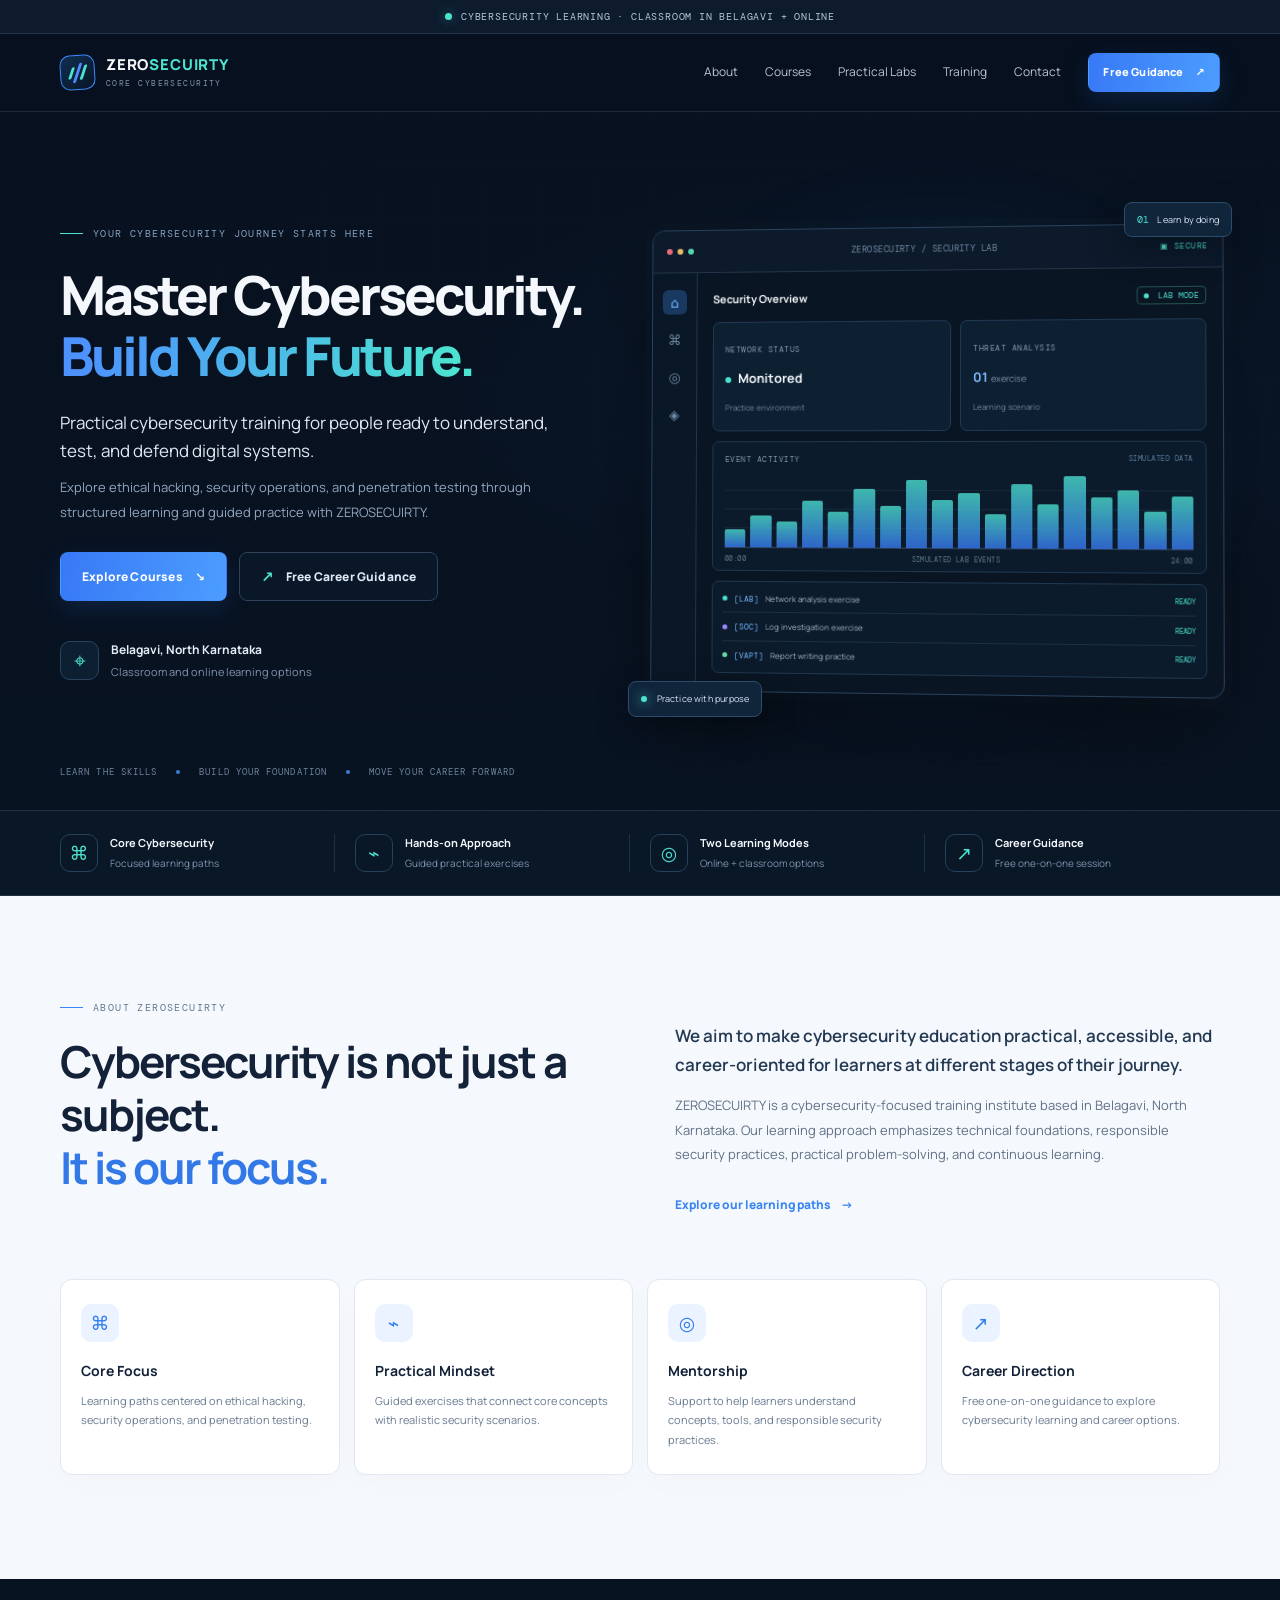
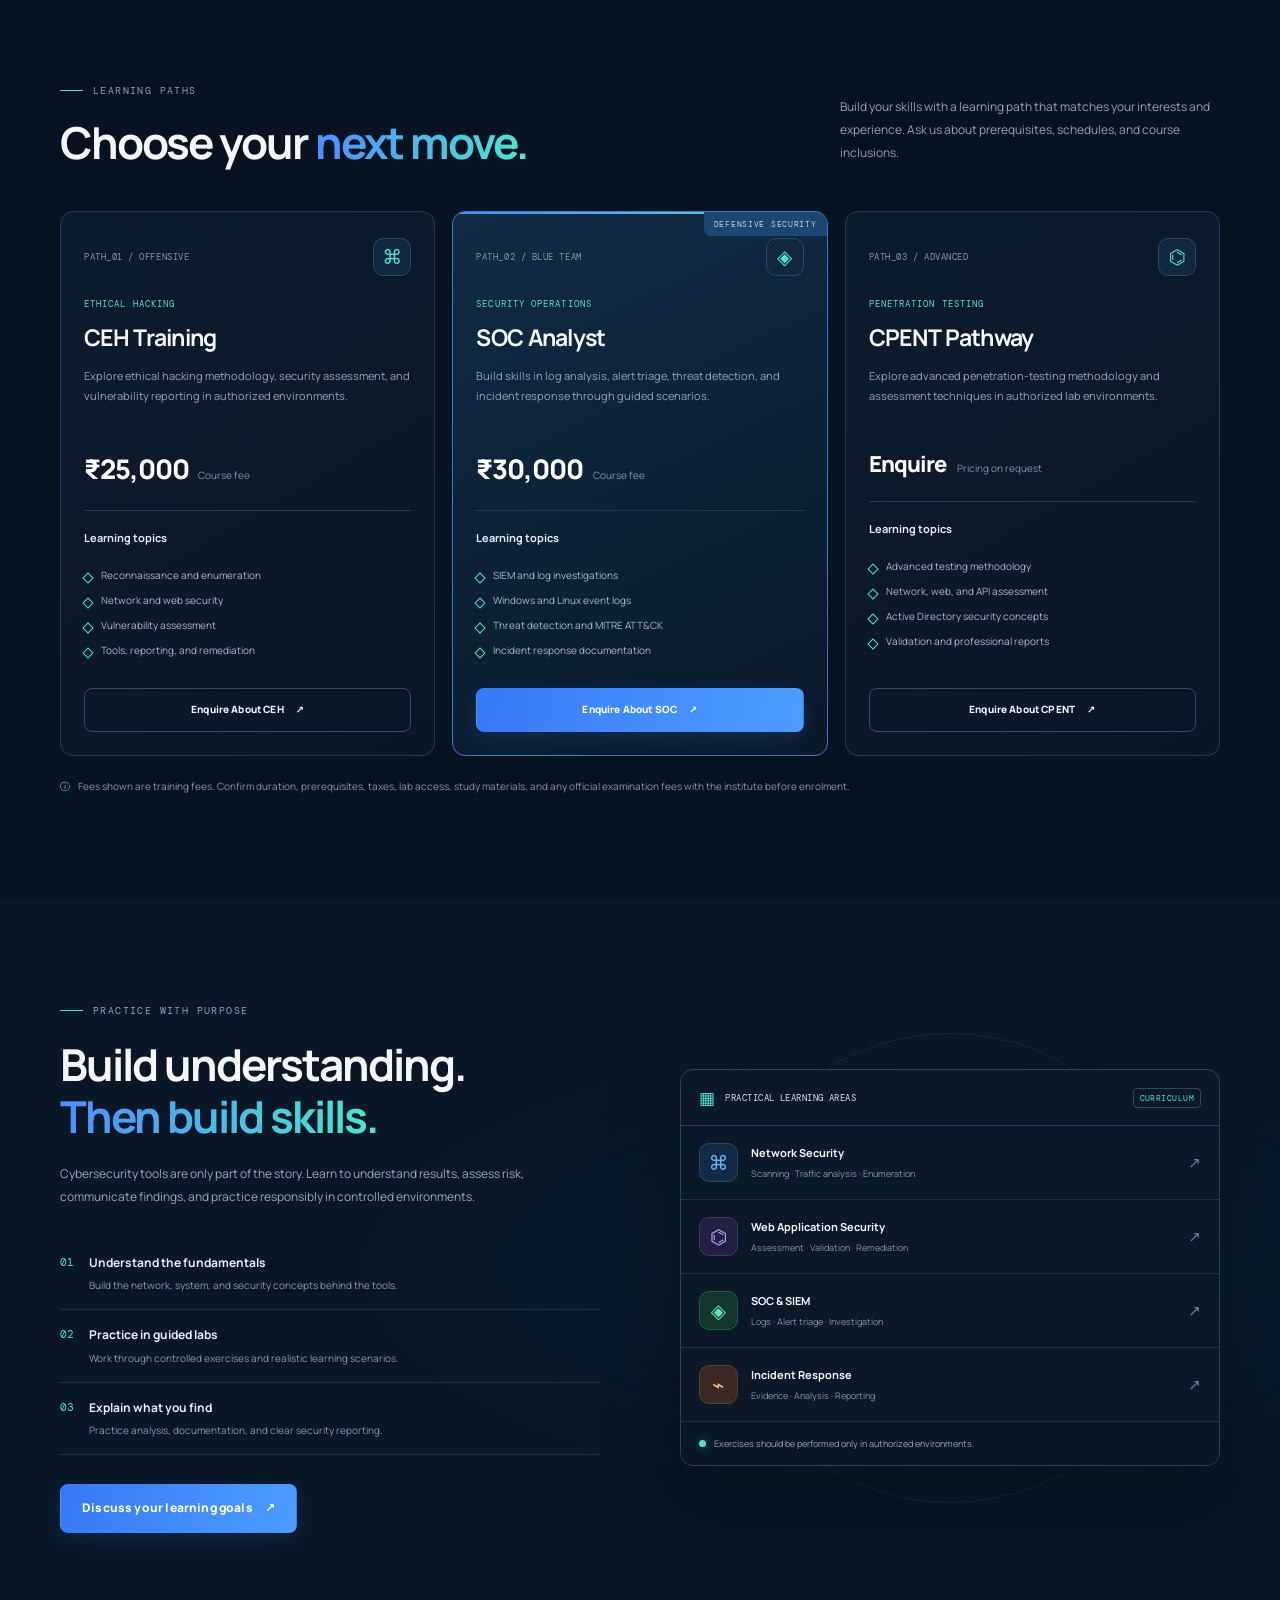
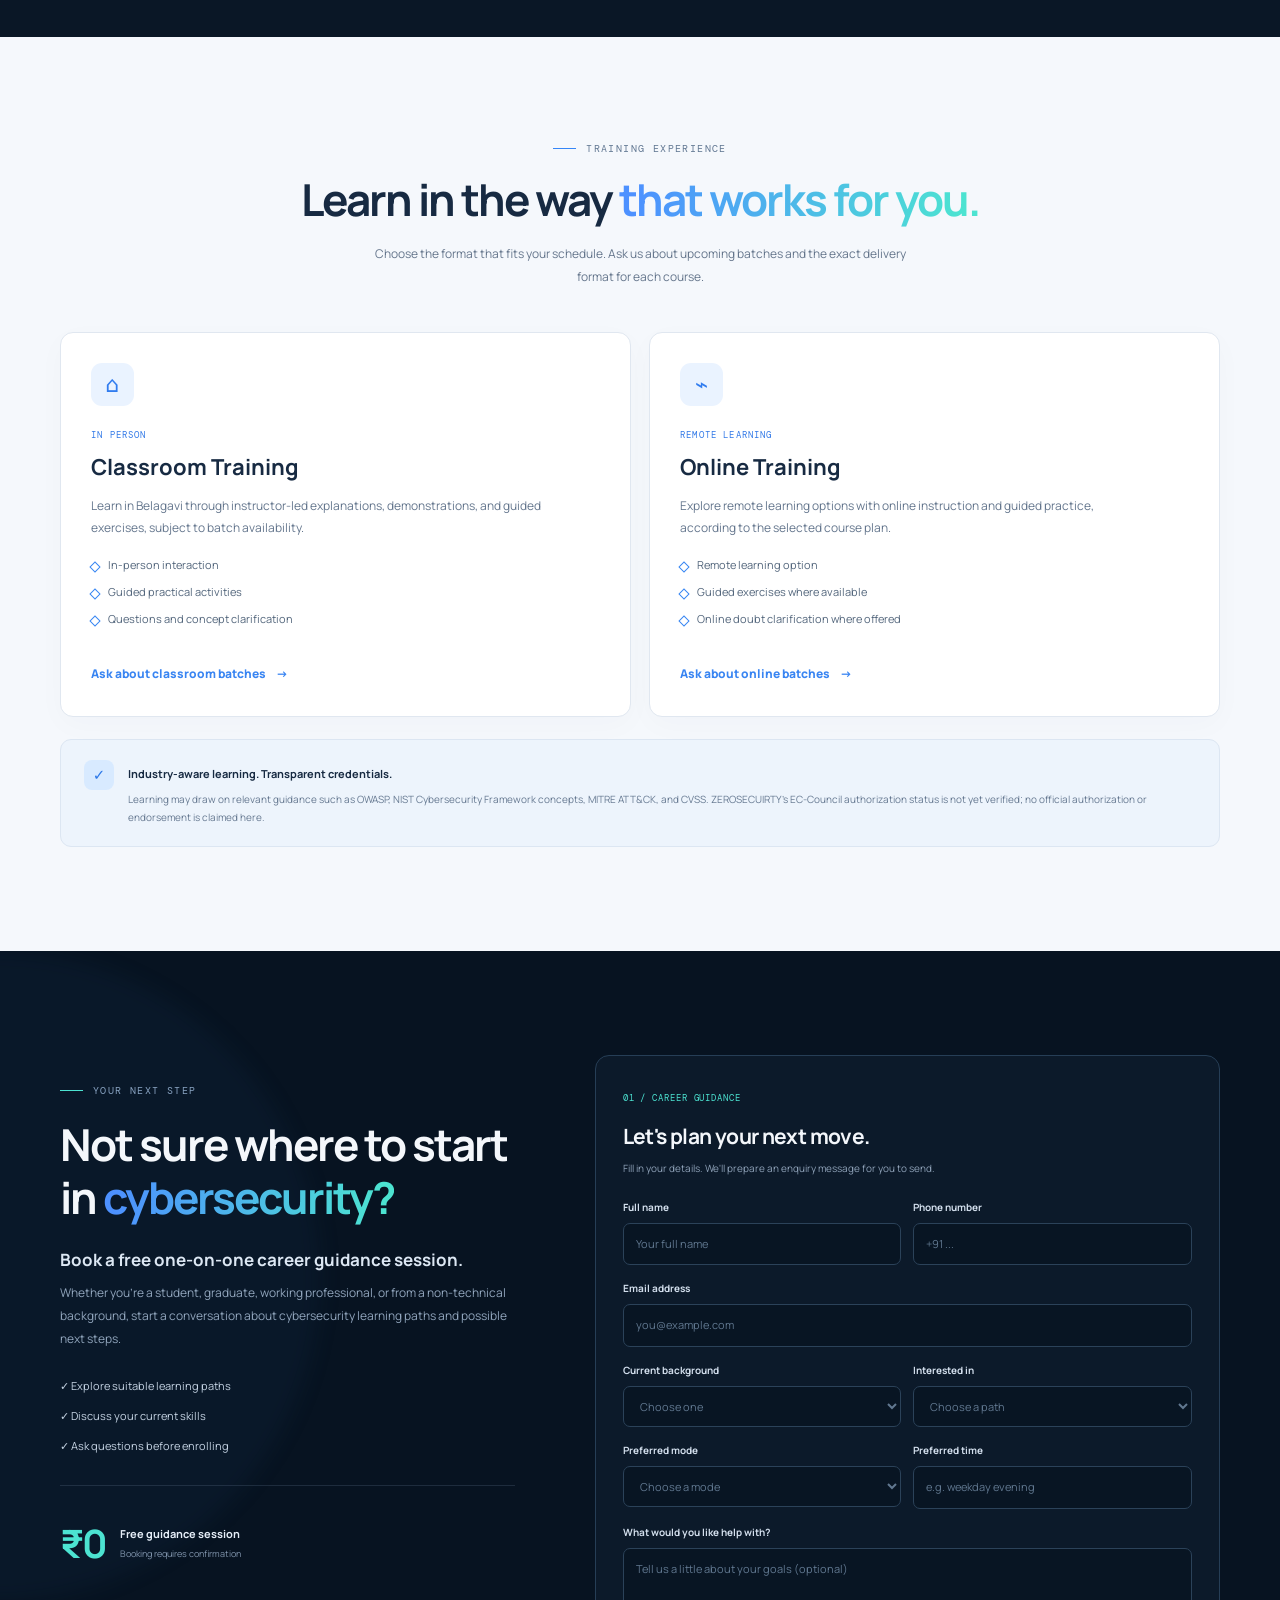
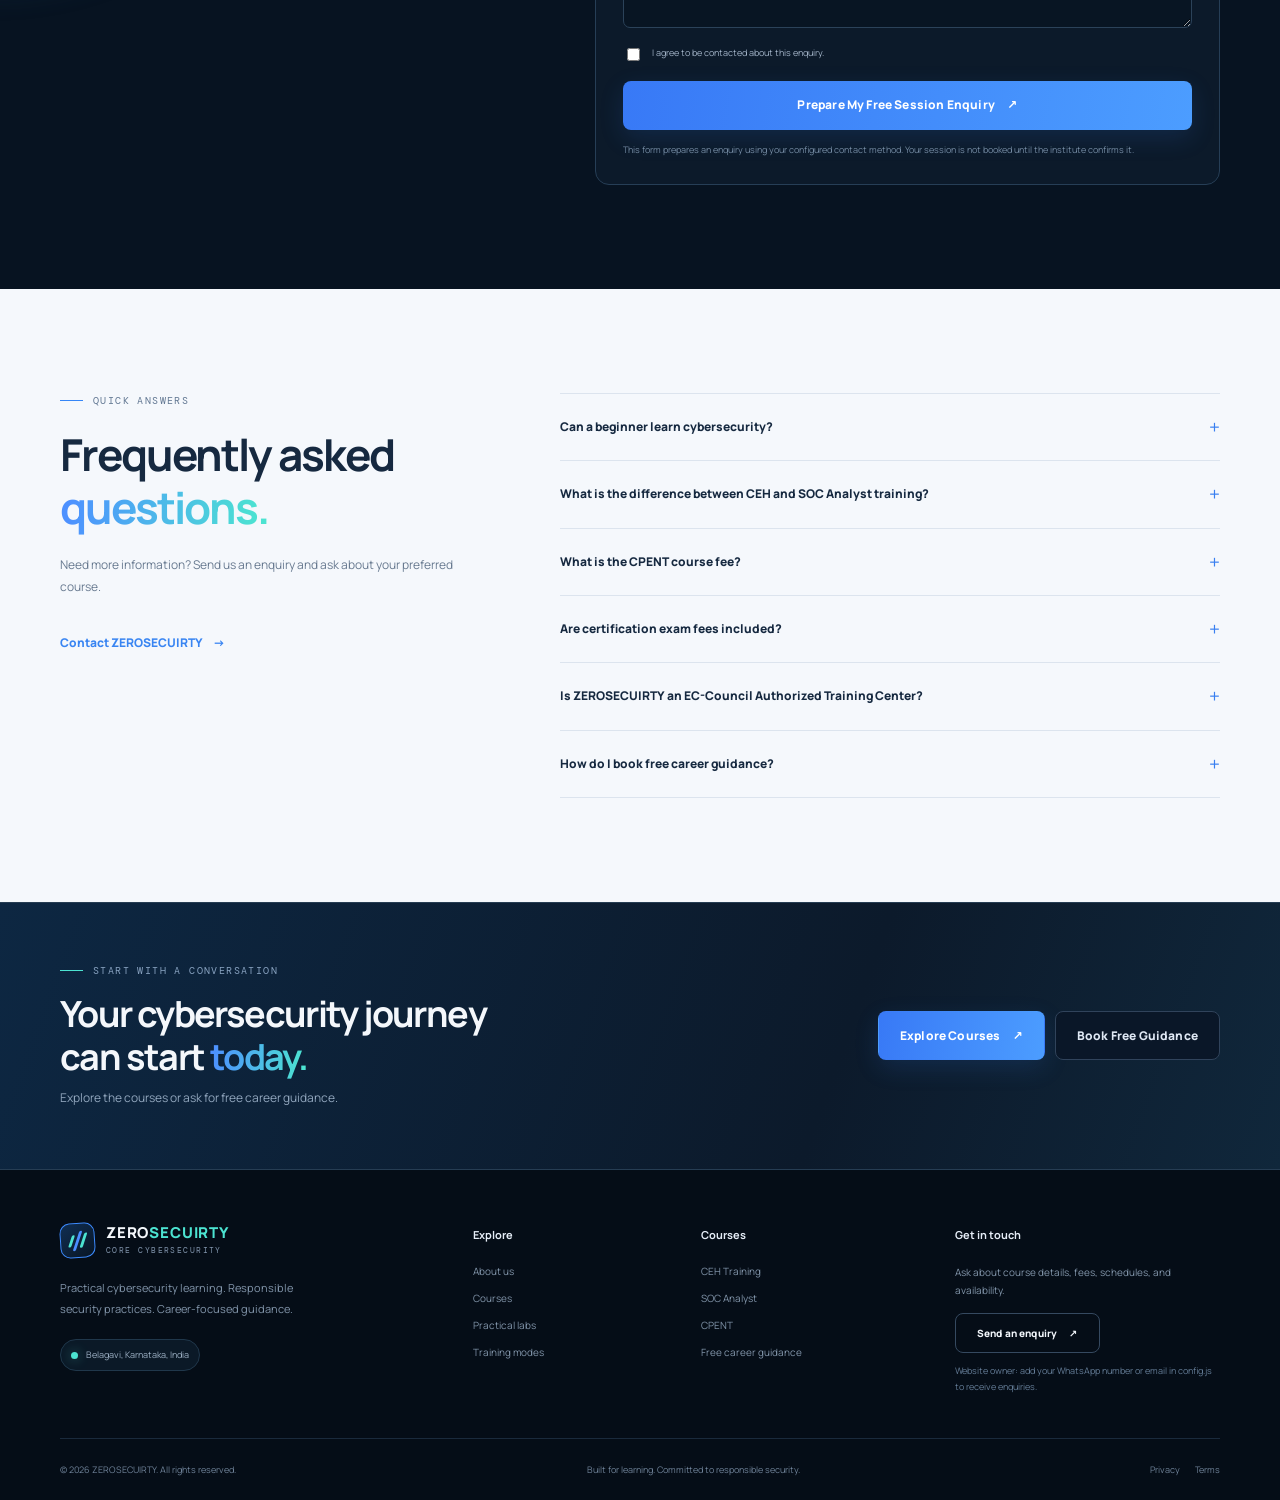
<file: index.html>
<!doctype html>
<html lang="en">
<head>
  <meta charset="utf-8">
  <meta name="viewport" content="width=device-width, initial-scale=1">
  <meta name="theme-color" content="#07111f">
  <meta name="description" content="ZEROSECUIRTY offers practical cybersecurity training in Belagavi, including CEH, SOC Analyst, and CPENT learning pathways. Explore online and classroom training and book free career guidance.">
  <meta property="og:title" content="ZEROSECUIRTY | Master Cybersecurity. Build Your Future.">
  <meta property="og:description" content="Practical cybersecurity training, career guidance, and hands-on learning in Belagavi and online.">
  <meta property="og:type" content="website">
  <title>ZEROSECUIRTY | Cybersecurity Training in Belagavi</title>
  <link rel="icon" href="assets/favicon.svg" type="image/svg+xml">
  <link rel="stylesheet" href="styles.css">
  <script src="config.js" defer></script>
  <script src="script.js" defer></script>
</head>
<body>
  <a class="skip-link" href="#main">Skip to content</a>
  <div class="announcement"><span class="status-dot"></span> Cybersecurity learning · Classroom in Belagavi + Online</div>
  <header class="site-header">
    <div class="container nav-wrap">
      <a class="brand" href="#home" aria-label="ZEROSECUIRTY home">
        <span class="brand-mark" aria-hidden="true"><span></span><span></span><span></span></span>
        <span class="brand-name">ZERO<span>SECUIRTY</span><small>CORE CYBERSECURITY</small></span>
      </a>
      <button class="menu-toggle" aria-label="Open navigation" aria-expanded="false" aria-controls="primary-nav">
        <span></span><span></span><span></span>
      </button>
      <nav id="primary-nav" class="primary-nav" aria-label="Main navigation">
        <a href="#about">About</a>
        <a href="#courses">Courses</a>
        <a href="#labs">Practical Labs</a>
        <a href="#trainers">Training</a>
        <a href="#contact">Contact</a>
        <a class="button button-small button-primary nav-cta" href="#guidance">Free Guidance <span aria-hidden="true">↗</span></a>
      </nav>
    </div>
  </header>

  <main id="main">
    <section class="hero section" id="home">
      <div class="hero-grid"></div>
      <div class="container hero-layout">
        <div class="hero-copy">
          <div class="eyebrow"><span class="eyebrow-line"></span> YOUR CYBERSECURITY JOURNEY STARTS HERE</div>
          <h1>Master Cybersecurity.<br><span class="gradient-text">Build Your Future.</span></h1>
          <p class="hero-lede">Practical cybersecurity training for people ready to understand, test, and defend digital systems.</p>
          <p class="hero-description">Explore ethical hacking, security operations, and penetration testing through structured learning and guided practice with ZEROSECUIRTY.</p>
          <div class="hero-actions">
            <a class="button button-primary" href="#courses">Explore Courses <span aria-hidden="true">↘</span></a>
            <a class="button button-ghost" href="#guidance"><span class="play-icon" aria-hidden="true">↗</span> Free Career Guidance</a>
          </div>
          <div class="hero-proof">
            <div class="proof-icon" aria-hidden="true">⌖</div>
            <div><strong>Belagavi, North Karnataka</strong><span>Classroom and online learning options</span></div>
          </div>
        </div>
        <div class="hero-visual" aria-label="Illustration of a cybersecurity monitoring dashboard">
          <div class="visual-glow"></div>
          <div class="terminal-window">
            <div class="terminal-top"><div class="window-dots"><i></i><i></i><i></i></div><span>ZEROSECUIRTY / SECURITY LAB</span><span class="terminal-lock">▣ SECURE</span></div>
            <div class="terminal-body">
              <div class="terminal-sidebar">
                <div class="side-icon active">⌂</div><div class="side-icon">⌘</div><div class="side-icon">◎</div><div class="side-icon">◈</div>
              </div>
              <div class="terminal-content">
                <div class="terminal-heading"><span>Security Overview</span><span class="live-label"><i></i> LAB MODE</span></div>
                <div class="metric-grid">
                  <div class="metric-card"><span>NETWORK STATUS</span><strong><i class="metric-dot"></i> Monitored</strong><small>Practice environment</small></div>
                  <div class="metric-card"><span>THREAT ANALYSIS</span><strong class="metric-number">01 <em>exercise</em></strong><small>Learning scenario</small></div>
                </div>
                <div class="chart-card">
                  <div class="chart-head"><span>EVENT ACTIVITY</span><span>SIMULATED DATA</span></div>
                  <div class="chart-bars" aria-hidden="true"><i style="height:24%"></i><i style="height:42%"></i><i style="height:34%"></i><i style="height:61%"></i><i style="height:47%"></i><i style="height:78%"></i><i style="height:55%"></i><i style="height:89%"></i><i style="height:63%"></i><i style="height:72%"></i><i style="height:45%"></i><i style="height:84%"></i><i style="height:58%"></i><i style="height:95%"></i><i style="height:67%"></i><i style="height:76%"></i><i style="height:49%"></i><i style="height:68%"></i></div>
                  <div class="chart-axis"><span>00:00</span><span>SIMULATED LAB EVENTS</span><span>24:00</span></div>
                </div>
                <div class="log-card">
                  <div class="log-row"><span class="log-status cyan"></span><code>[LAB]</code><span>Network analysis exercise</span><small>READY</small></div>
                  <div class="log-row"><span class="log-status purple"></span><code>[SOC]</code><span>Log investigation exercise</span><small>READY</small></div>
                  <div class="log-row"><span class="log-status green"></span><code>[VAPT]</code><span>Report writing practice</span><small>READY</small></div>
                </div>
              </div>
            </div>
          </div>
          <div class="floating-chip chip-top"><span>01</span> Learn by doing</div>
          <div class="floating-chip chip-bottom"><span class="chip-pulse"></span> Practice with purpose</div>
        </div>
      </div>
      <div class="container hero-bottom">
        <span>LEARN THE SKILLS</span><i></i><span>BUILD YOUR FOUNDATION</span><i></i><span>MOVE YOUR CAREER FORWARD</span>
      </div>
    </section>

    <section class="quick-stats">
      <div class="container stats-grid">
        <div><span class="stat-symbol">⌘</span><div><strong>Core Cybersecurity</strong><small>Focused learning paths</small></div></div>
        <div><span class="stat-symbol">⌁</span><div><strong>Hands-on Approach</strong><small>Guided practical exercises</small></div></div>
        <div><span class="stat-symbol">◎</span><div><strong>Two Learning Modes</strong><small>Online + classroom options</small></div></div>
        <div><span class="stat-symbol">↗</span><div><strong>Career Guidance</strong><small>Free one-on-one session</small></div></div>
      </div>
    </section>

    <section class="section section-light" id="about">
      <div class="container two-column">
        <div class="section-intro">
          <div class="eyebrow"><span class="eyebrow-line"></span> ABOUT ZEROSECUIRTY</div>
          <h2>Cybersecurity is not just a subject.<br><span class="text-blue">It is our focus.</span></h2>
        </div>
        <div class="about-copy">
          <p class="large-copy">We aim to make cybersecurity education practical, accessible, and career-oriented for learners at different stages of their journey.</p>
          <p>ZEROSECUIRTY is a cybersecurity-focused training institute based in Belagavi, North Karnataka. Our learning approach emphasizes technical foundations, responsible security practices, practical problem-solving, and continuous learning.</p>
          <a class="text-link" href="#courses">Explore our learning paths <span aria-hidden="true">→</span></a>
        </div>
      </div>
      <div class="container value-grid">
        <article class="value-card"><div class="value-icon">⌘</div><h3>Core Focus</h3><p>Learning paths centered on ethical hacking, security operations, and penetration testing.</p></article>
        <article class="value-card"><div class="value-icon">⌁</div><h3>Practical Mindset</h3><p>Guided exercises that connect core concepts with realistic security scenarios.</p></article>
        <article class="value-card"><div class="value-icon">◎</div><h3>Mentorship</h3><p>Support to help learners understand concepts, tools, and responsible security practices.</p></article>
        <article class="value-card"><div class="value-icon">↗</div><h3>Career Direction</h3><p>Free one-on-one guidance to explore cybersecurity learning and career options.</p></article>
      </div>
    </section>

    <section class="section courses-section" id="courses">
      <div class="container">
        <div class="section-heading-row">
          <div><div class="eyebrow"><span class="eyebrow-line"></span> LEARNING PATHS</div><h2>Choose your <span class="gradient-text">next move.</span></h2></div>
          <p>Build your skills with a learning path that matches your interests and experience. Ask us about prerequisites, schedules, and course inclusions.</p>
        </div>
        <div class="course-grid">
          <article class="course-card">
            <div class="course-card-top"><span class="course-code">PATH_01 / OFFENSIVE</span><span class="course-icon">⌘</span></div>
            <div class="course-tag">ETHICAL HACKING</div>
            <h3>CEH Training</h3>
            <p>Explore ethical hacking methodology, security assessment, and vulnerability reporting in authorized environments.</p>
            <div class="price-line"><span class="price">₹25,000</span><span class="price-note">Course fee</span></div>
            <div class="card-divider"></div>
            <h4>Learning topics</h4>
            <ul class="feature-list"><li>Reconnaissance and enumeration</li><li>Network and web security</li><li>Vulnerability assessment</li><li>Tools, reporting, and remediation</li></ul>
            <a class="button button-outline course-enquiry" href="#contact" data-course="CEH Training">Enquire About CEH <span>↗</span></a>
          </article>
          <article class="course-card featured-course">
            <div class="featured-ribbon">DEFENSIVE SECURITY</div>
            <div class="course-card-top"><span class="course-code">PATH_02 / BLUE TEAM</span><span class="course-icon">◈</span></div>
            <div class="course-tag">SECURITY OPERATIONS</div>
            <h3>SOC Analyst</h3>
            <p>Build skills in log analysis, alert triage, threat detection, and incident response through guided scenarios.</p>
            <div class="price-line"><span class="price">₹30,000</span><span class="price-note">Course fee</span></div>
            <div class="card-divider"></div>
            <h4>Learning topics</h4>
            <ul class="feature-list"><li>SIEM and log investigations</li><li>Windows and Linux event logs</li><li>Threat detection and MITRE ATT&CK</li><li>Incident response documentation</li></ul>
            <a class="button button-primary course-enquiry" href="#contact" data-course="SOC Analyst Training">Enquire About SOC <span>↗</span></a>
          </article>
          <article class="course-card">
            <div class="course-card-top"><span class="course-code">PATH_03 / ADVANCED</span><span class="course-icon">⌬</span></div>
            <div class="course-tag">PENETRATION TESTING</div>
            <h3>CPENT Pathway</h3>
            <p>Explore advanced penetration-testing methodology and assessment techniques in authorized lab environments.</p>
            <div class="price-line"><span class="price price-enquiry">Enquire</span><span class="price-note">Pricing on request</span></div>
            <div class="card-divider"></div>
            <h4>Learning topics</h4>
            <ul class="feature-list"><li>Advanced testing methodology</li><li>Network, web, and API assessment</li><li>Active Directory security concepts</li><li>Validation and professional reports</li></ul>
            <a class="button button-outline course-enquiry" href="#contact" data-course="CPENT Training">Enquire About CPENT <span>↗</span></a>
          </article>
        </div>
        <p class="pricing-note"><span>ⓘ</span> Fees shown are training fees. Confirm duration, prerequisites, taxes, lab access, study materials, and any official examination fees with the institute before enrolment.</p>
      </div>
    </section>

    <section class="section lab-section" id="labs">
      <div class="container lab-layout">
        <div class="lab-copy">
          <div class="eyebrow"><span class="eyebrow-line"></span> PRACTICE WITH PURPOSE</div>
          <h2>Build understanding.<br><span class="gradient-text">Then build skills.</span></h2>
          <p>Cybersecurity tools are only part of the story. Learn to understand results, assess risk, communicate findings, and practice responsibly in controlled environments.</p>
          <div class="lab-points">
            <div><span>01</span><div><strong>Understand the fundamentals</strong><small>Build the network, system, and security concepts behind the tools.</small></div></div>
            <div><span>02</span><div><strong>Practice in guided labs</strong><small>Work through controlled exercises and realistic learning scenarios.</small></div></div>
            <div><span>03</span><div><strong>Explain what you find</strong><small>Practice analysis, documentation, and clear security reporting.</small></div></div>
          </div>
          <a class="button button-primary" href="#guidance">Discuss your learning goals <span>↗</span></a>
        </div>
        <div class="lab-visual">
          <div class="lab-panel panel-main">
            <div class="panel-title"><span class="panel-square">▦</span> PRACTICAL LEARNING AREAS <span class="panel-status">CURRICULUM</span></div>
            <div class="lab-item"><span class="lab-item-icon">⌘</span><div><strong>Network Security</strong><small>Scanning · Traffic analysis · Enumeration</small></div><span class="lab-arrow">↗</span></div>
            <div class="lab-item"><span class="lab-item-icon purple-icon">⌬</span><div><strong>Web Application Security</strong><small>Assessment · Validation · Remediation</small></div><span class="lab-arrow">↗</span></div>
            <div class="lab-item"><span class="lab-item-icon green-icon">◈</span><div><strong>SOC & SIEM</strong><small>Logs · Alert triage · Investigation</small></div><span class="lab-arrow">↗</span></div>
            <div class="lab-item"><span class="lab-item-icon orange-icon">⌁</span><div><strong>Incident Response</strong><small>Evidence · Analysis · Reporting</small></div><span class="lab-arrow">↗</span></div>
            <div class="panel-foot"><span class="status-dot"></span> Exercises should be performed only in authorized environments.</div>
          </div>
          <div class="decor-orbit orbit-one"></div><div class="decor-orbit orbit-two"></div>
        </div>
      </div>
    </section>

    <section class="section training-section" id="trainers">
      <div class="container">
        <div class="center-heading"><div class="eyebrow"><span class="eyebrow-line"></span> TRAINING EXPERIENCE</div><h2>Learn in the way <span class="gradient-text">that works for you.</span></h2><p>Choose the format that fits your schedule. Ask us about upcoming batches and the exact delivery format for each course.</p></div>
        <div class="training-grid">
          <article class="training-card"><div class="training-icon">⌂</div><div class="training-label">IN PERSON</div><h3>Classroom Training</h3><p>Learn in Belagavi through instructor-led explanations, demonstrations, and guided exercises, subject to batch availability.</p><ul class="feature-list"><li>In-person interaction</li><li>Guided practical activities</li><li>Questions and concept clarification</li></ul><a href="#contact" class="text-link">Ask about classroom batches <span>→</span></a></article>
          <article class="training-card"><div class="training-icon">⌁</div><div class="training-label">REMOTE LEARNING</div><h3>Online Training</h3><p>Explore remote learning options with online instruction and guided practice, according to the selected course plan.</p><ul class="feature-list"><li>Remote learning option</li><li>Guided exercises where available</li><li>Online doubt clarification where offered</li></ul><a href="#contact" class="text-link">Ask about online batches <span>→</span></a></article>
        </div>
        <div class="credential-note"><span class="credential-symbol">✓</span><div><strong>Industry-aware learning. Transparent credentials.</strong><p>Learning may draw on relevant guidance such as OWASP, NIST Cybersecurity Framework concepts, MITRE ATT&CK, and CVSS. ZEROSECUIRTY's EC-Council authorization status is not yet verified; no official authorization or endorsement is claimed here.</p></div></div>
      </div>
    </section>

    <section class="guidance-section section" id="guidance">
      <div class="container guidance-layout">
        <div class="guidance-copy">
          <div class="eyebrow"><span class="eyebrow-line"></span> YOUR NEXT STEP</div>
          <h2>Not sure where to start in <span class="gradient-text">cybersecurity?</span></h2>
          <p class="guidance-lede">Book a free one-on-one career guidance session.</p>
          <p>Whether you're a student, graduate, working professional, or from a non-technical background, start a conversation about cybersecurity learning paths and possible next steps.</p>
          <div class="guidance-benefits"><span>✓ Explore suitable learning paths</span><span>✓ Discuss your current skills</span><span>✓ Ask questions before enrolling</span></div>
          <div class="guidance-free"><strong>₹0</strong><span>Free guidance session<br><small>Booking requires confirmation</small></span></div>
        </div>
        <form class="contact-form" id="guidance-form" data-form-type="Free career guidance">
          <div class="form-header"><span class="form-step">01 / CAREER GUIDANCE</span><h3>Let's plan your next move.</h3><p>Fill in your details. We'll prepare an enquiry message for you to send.</p></div>
          <div class="form-grid">
            <label>Full name <input name="name" autocomplete="name" required placeholder="Your full name"></label>
            <label>Phone number <input name="phone" autocomplete="tel" type="tel" required placeholder="+91 ..."></label>
            <label class="full-field">Email address <input name="email" autocomplete="email" type="email" placeholder="you@example.com"></label>
            <label>Current background<select name="background" required><option value="">Choose one</option><option>Student</option><option>Graduate / Fresher</option><option>Working professional</option><option>Non-technical background</option><option>Other</option></select></label>
            <label>Interested in<select name="interest" required><option value="">Choose a path</option><option>CEH Training</option><option>SOC Analyst Training</option><option>CPENT Training</option><option>Not sure yet</option></select></label>
            <label>Preferred mode<select name="mode" required><option value="">Choose a mode</option><option>Online</option><option>Classroom in Belagavi</option><option>Either</option></select></label>
            <label>Preferred time<input name="time" placeholder="e.g. weekday evening"></label>
            <label class="full-field">What would you like help with? <textarea name="message" rows="3" placeholder="Tell us a little about your goals (optional)"></textarea></label>
          </div>
          <label class="consent-label"><input type="checkbox" name="consent" required> I agree to be contacted about this enquiry.</label>
          <button class="button button-primary button-full" type="submit">Prepare My Free Session Enquiry <span>↗</span></button>
          <p class="form-disclaimer">This form prepares an enquiry using your configured contact method. Your session is not booked until the institute confirms it.</p>
          <div class="form-feedback" role="status" aria-live="polite"></div>
        </form>
      </div>
    </section>

    <section class="section faq-section">
      <div class="container faq-layout">
        <div><div class="eyebrow"><span class="eyebrow-line"></span> QUICK ANSWERS</div><h2>Frequently asked <span class="gradient-text">questions.</span></h2><p>Need more information? Send us an enquiry and ask about your preferred course.</p><a class="text-link" href="#contact">Contact ZEROSECUIRTY <span>→</span></a></div>
        <div class="faq-list">
          <details><summary>Can a beginner learn cybersecurity?</summary><p>Many learners start with foundational networking, operating system, and security concepts. The best starting point depends on your current skills and goals. Book a free guidance session to discuss your options.</p></details>
          <details><summary>What is the difference between CEH and SOC Analyst training?</summary><p>CEH focuses on ethical hacking concepts and security assessment. SOC Analyst training focuses on security monitoring, log analysis, alert triage, and incident response.</p></details>
          <details><summary>What is the CPENT course fee?</summary><p>CPENT pricing is provided on enquiry. Contact the institute to confirm the offering, prerequisites, schedule, and what is included.</p></details>
          <details><summary>Are certification exam fees included?</summary><p>Please confirm this before enrolling. The listed amounts are training fees and should not be assumed to include official examination fees, taxes, study materials, or external lab subscriptions.</p></details>
          <details><summary>Is ZEROSECUIRTY an EC-Council Authorized Training Center?</summary><p>The institute's authorization status has not yet been verified. Contact ZEROSECUIRTY for an update. This website does not claim official EC-Council authorization or endorsement.</p></details>
          <details><summary>How do I book free career guidance?</summary><p>Complete the guidance form above. It will prepare an enquiry through the contact method configured by the website owner. Your session is confirmed only after the institute responds.</p></details>
        </div>
      </div>
    </section>

    <section class="final-cta">
      <div class="container final-cta-inner"><div><div class="eyebrow"><span class="eyebrow-line"></span> START WITH A CONVERSATION</div><h2>Your cybersecurity journey<br>can start <span class="gradient-text">today.</span></h2><p>Explore the courses or ask for free career guidance.</p></div><div class="final-actions"><a class="button button-primary" href="#courses">Explore Courses <span>↗</span></a><a class="button button-ghost" href="#guidance">Book Free Guidance</a></div></div>
    </section>
  </main>

  <footer class="site-footer" id="contact">
    <div class="container footer-top">
      <div class="footer-brand-col"><a class="brand" href="#home"><span class="brand-mark" aria-hidden="true"><span></span><span></span><span></span></span><span class="brand-name">ZERO<span>SECUIRTY</span><small>CORE CYBERSECURITY</small></span></a><p>Practical cybersecurity learning. Responsible security practices. Career-focused guidance.</p><span class="location-pill"><span class="status-dot"></span> Belagavi, Karnataka, India</span></div>
      <div class="footer-links"><h4>Explore</h4><a href="#about">About us</a><a href="#courses">Courses</a><a href="#labs">Practical labs</a><a href="#trainers">Training modes</a></div>
      <div class="footer-links"><h4>Courses</h4><a href="#courses">CEH Training</a><a href="#courses">SOC Analyst</a><a href="#courses">CPENT</a><a href="#guidance">Free career guidance</a></div>
      <div class="footer-contact"><h4>Get in touch</h4><p>Ask about course details, fees, schedules, and availability.</p><a class="button button-outline" href="#guidance">Send an enquiry <span>↗</span></a><div class="contact-config-note" id="contact-config-note">Add your contact details in config.js before publishing.</div></div>
    </div>
    <div class="container footer-bottom"><span>© <span id="year"></span> ZEROSECUIRTY. All rights reserved.</span><span>Built for learning. Committed to responsible security.</span><div><a href="privacy.html">Privacy</a><a href="terms.html">Terms</a></div></div>
  </footer>

  <div class="toast" id="site-toast" role="status" aria-live="polite"></div>
</body>
</html>
</file>
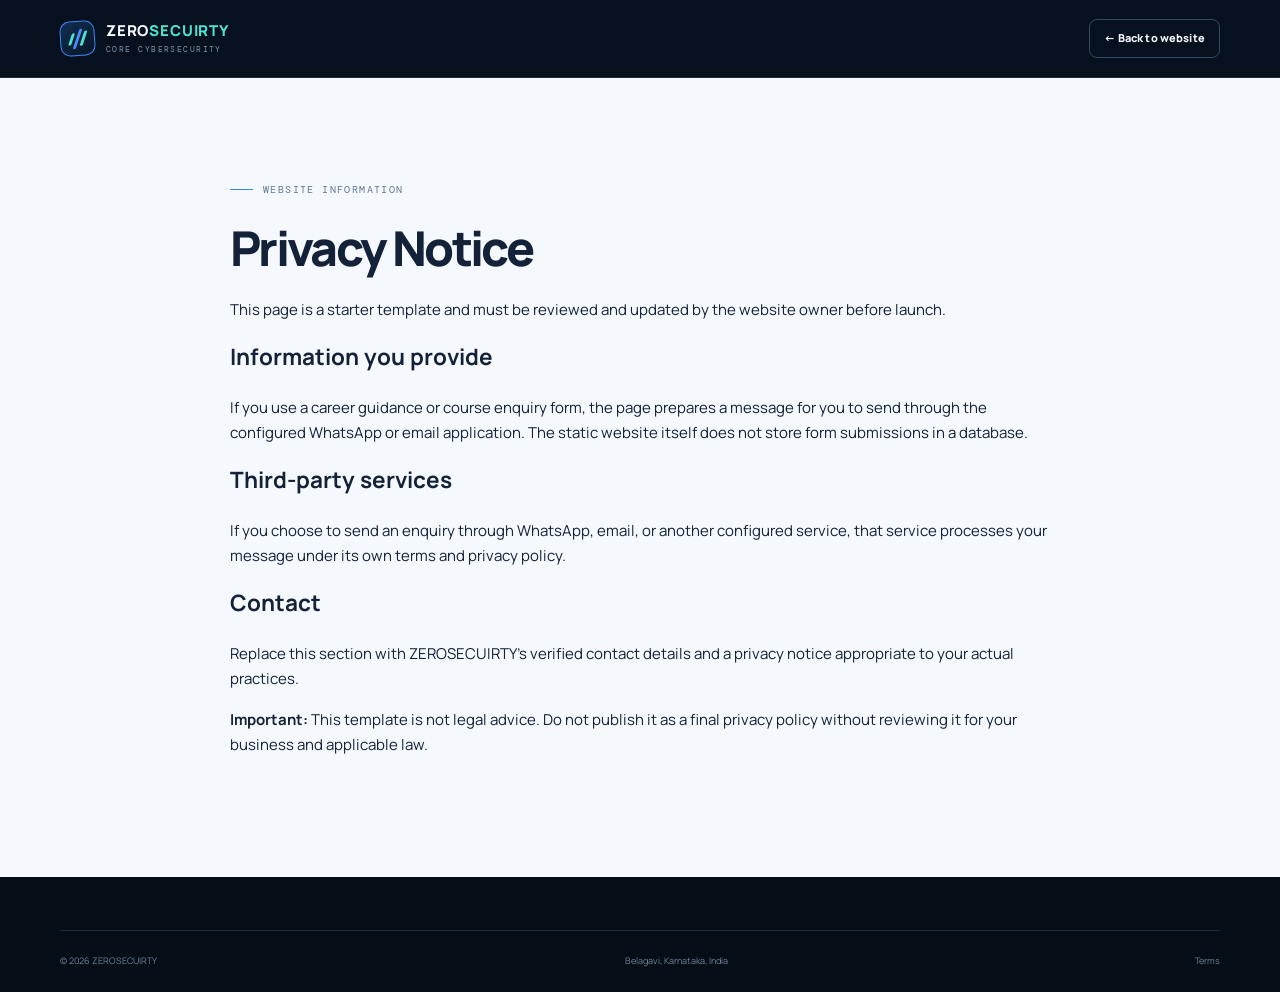
<file: privacy.html>
<!doctype html>
<html lang="en">
<head><meta charset="utf-8"><meta name="viewport" content="width=device-width,initial-scale=1"><meta name="theme-color" content="#07111f"><title>Privacy Notice | ZEROSECUIRTY</title><link rel="stylesheet" href="styles.css"><script src="config.js" defer></script></head>
<body>
<header class="site-header"><div class="container nav-wrap"><a class="brand" href="index.html"><span class="brand-mark"><span></span><span></span><span></span></span><span class="brand-name">ZERO<span>SECUIRTY</span><small>CORE CYBERSECURITY</small></span></a><a class="button button-outline button-small" href="index.html">← Back to website</a></div></header>
<main class="section section-light"><div class="container" style="max-width:820px"><div class="eyebrow"><span class="eyebrow-line"></span> WEBSITE INFORMATION</div><h1 style="font-size:clamp(34px,5vw,48px)">Privacy Notice</h1><p>This page is a starter template and must be reviewed and updated by the website owner before launch.</p><h2>Information you provide</h2><p>If you use a career guidance or course enquiry form, the page prepares a message for you to send through the configured WhatsApp or email application. The static website itself does not store form submissions in a database.</p><h2>Third-party services</h2><p>If you choose to send an enquiry through WhatsApp, email, or another configured service, that service processes your message under its own terms and privacy policy.</p><h2>Contact</h2><p>Replace this section with ZEROSECUIRTY's verified contact details and a privacy notice appropriate to your actual practices.</p><p><strong>Important:</strong> This template is not legal advice. Do not publish it as a final privacy policy without reviewing it for your business and applicable law.</p></div></main>
<footer class="site-footer"><div class="container footer-bottom"><span>© <span id="year"></span> ZEROSECUIRTY</span><span>Belagavi, Karnataka, India</span><a href="terms.html">Terms</a></div></footer><script>document.getElementById("year").textContent=new Date().getFullYear()</script>
</body></html>
</file>
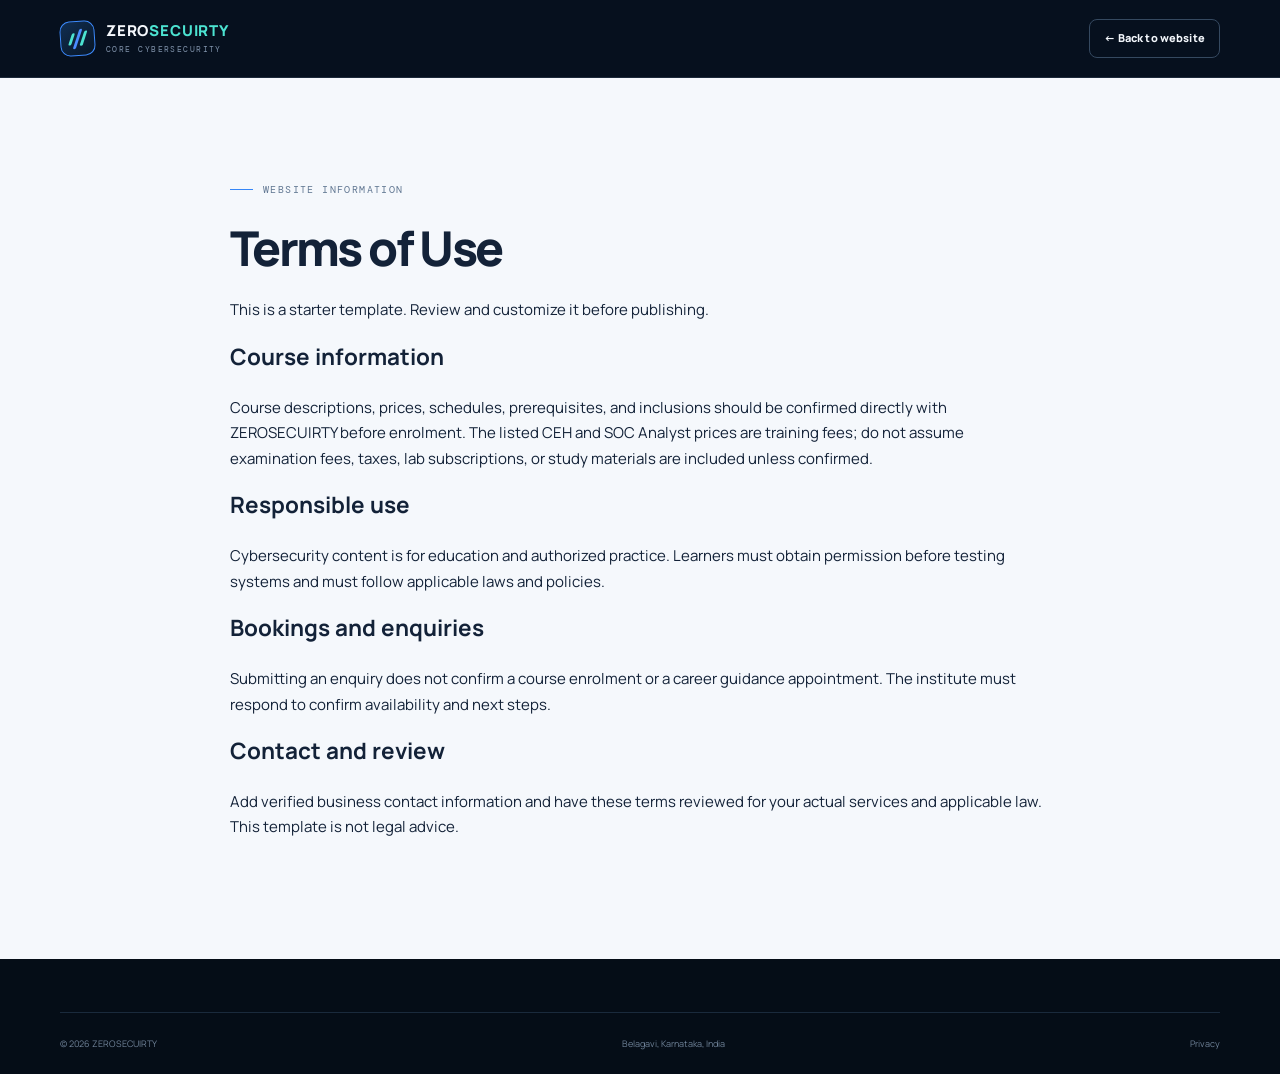
<file: terms.html>
<!doctype html>
<html lang="en">
<head><meta charset="utf-8"><meta name="viewport" content="width=device-width,initial-scale=1"><meta name="theme-color" content="#07111f"><title>Terms | ZEROSECUIRTY</title><link rel="stylesheet" href="styles.css"></head>
<body>
<header class="site-header"><div class="container nav-wrap"><a class="brand" href="index.html"><span class="brand-mark"><span></span><span></span><span></span></span><span class="brand-name">ZERO<span>SECUIRTY</span><small>CORE CYBERSECURITY</small></span></a><a class="button button-outline button-small" href="index.html">← Back to website</a></div></header>
<main class="section section-light"><div class="container" style="max-width:820px"><div class="eyebrow"><span class="eyebrow-line"></span> WEBSITE INFORMATION</div><h1 style="font-size:clamp(34px,5vw,48px)">Terms of Use</h1><p>This is a starter template. Review and customize it before publishing.</p><h2>Course information</h2><p>Course descriptions, prices, schedules, prerequisites, and inclusions should be confirmed directly with ZEROSECUIRTY before enrolment. The listed CEH and SOC Analyst prices are training fees; do not assume examination fees, taxes, lab subscriptions, or study materials are included unless confirmed.</p><h2>Responsible use</h2><p>Cybersecurity content is for education and authorized practice. Learners must obtain permission before testing systems and must follow applicable laws and policies.</p><h2>Bookings and enquiries</h2><p>Submitting an enquiry does not confirm a course enrolment or a career guidance appointment. The institute must respond to confirm availability and next steps.</p><h2>Contact and review</h2><p>Add verified business contact information and have these terms reviewed for your actual services and applicable law. This template is not legal advice.</p></div></main>
<footer class="site-footer"><div class="container footer-bottom"><span>© <span id="year"></span> ZEROSECUIRTY</span><span>Belagavi, Karnataka, India</span><a href="privacy.html">Privacy</a></div></footer><script>document.getElementById("year").textContent=new Date().getFullYear()</script>
</body></html>
</file>
<file: styles.css>
@import url('https://fonts.googleapis.com/css2?family=DM+Mono:wght@400;500&family=Manrope:wght@400;500;600;700;800&display=swap');

:root{--bg:#07111f;--bg2:#0a1728;--panel:#0c1a2b;--panel2:#101f32;--text:#f4f7fb;--muted:#9aabc0;--blue:#4b8dff;--cyan:#4ce3d1;--purple:#9c8aff;--line:rgba(148,174,205,.16);--light:#f5f8fc;--ink:#132238;--ink-muted:#607086;--white:#fff;--radius:18px;--mono:"DM Mono",monospace;--sans:"Manrope",system-ui,-apple-system,BlinkMacSystemFont,"Segoe UI",sans-serif}
*{box-sizing:border-box}html{scroll-behavior:smooth;scroll-padding-top:90px}body{margin:0;background:var(--bg);color:var(--text);font-family:var(--sans);font-size:15px;line-height:1.7;-webkit-font-smoothing:antialiased}a{color:inherit;text-decoration:none}button,input,select,textarea{font:inherit}button,a{-webkit-tap-highlight-color:transparent}.container{width:min(1160px,calc(100% - 48px));margin-inline:auto}.section{padding:104px 0}.skip-link{position:absolute;top:-60px;left:12px;background:white;color:#111;padding:10px;z-index:1000}.skip-link:focus{top:12px}.announcement{height:34px;display:flex;align-items:center;justify-content:center;gap:9px;background:#0d1b2d;color:#b7c8dc;border-bottom:1px solid var(--line);font-family:var(--mono);font-size:10px;letter-spacing:.08em;text-transform:uppercase}.status-dot{display:inline-block;width:7px;height:7px;background:var(--cyan);border-radius:50%;box-shadow:0 0 12px #4ce3d177}.site-header{height:78px;background:rgba(7,17,31,.91);border-bottom:1px solid var(--line);position:sticky;top:0;z-index:100;backdrop-filter:blur(18px)}.nav-wrap{height:100%;display:flex;align-items:center;justify-content:space-between}.brand{display:inline-flex;align-items:center;gap:11px;flex-shrink:0}.brand-mark{width:35px;height:35px;border:1px solid #3c8bff;border-radius:10px;display:flex;align-items:center;justify-content:center;gap:3px;transform:rotate(-4deg);background:linear-gradient(145deg,#102e52,#091625)}.brand-mark span{width:3px;border-radius:3px;background:var(--cyan);display:block;transform:skew(-22deg)}.brand-mark span:nth-child(1){height:12px}.brand-mark span:nth-child(2){height:20px;background:#4b8dff}.brand-mark span:nth-child(3){height:15px}.brand-name{font-size:15px;font-weight:800;letter-spacing:.055em;line-height:1.1}.brand-name>span{color:var(--cyan)}.brand-name small{display:block;font-family:var(--mono);font-size:8px;letter-spacing:.18em;color:#8295ad;font-weight:400;margin-top:5px}.primary-nav{display:flex;align-items:center;gap:27px}.primary-nav>a:not(.button){font-size:12px;color:#b8c5d6;transition:color .2s}.primary-nav>a:not(.button):hover{color:var(--cyan)}.button{min-height:49px;display:inline-flex;align-items:center;justify-content:center;gap:12px;padding:0 21px;border:1px solid transparent;border-radius:8px;font-size:12px;font-weight:800;letter-spacing:.015em;cursor:pointer;transition:transform .2s,background .2s,border-color .2s,box-shadow .2s}.button:hover{transform:translateY(-2px)}.button-primary{background:linear-gradient(100deg,#3879f6,#4c9dff);color:#fff;box-shadow:0 8px 24px #3479ee27}.button-primary:hover{box-shadow:0 10px 30px #3479ee45}.button-ghost{border-color:#30435b;color:#e0e9f5;background:#0a1728}.button-ghost:hover,.button-outline:hover{border-color:var(--cyan);background:#10283a}.button-outline{border-color:#354960;background:transparent;color:#f2f6fb}.button-small{min-height:39px;padding:0 14px;font-size:11px}.menu-toggle{display:none;background:none;border:1px solid var(--line);border-radius:8px;width:42px;height:40px;padding:10px;cursor:pointer}.menu-toggle span{display:block;height:2px;background:#e5eef8;margin:4px 0;border-radius:2px}
.hero{position:relative;overflow:hidden;padding:90px 0 32px;background:radial-gradient(ellipse at 75% 40%,#10345a42 0,transparent 40%),linear-gradient(180deg,#07111f,#081322)}.hero-grid{position:absolute;inset:0;opacity:.15;background-image:linear-gradient(rgba(86,132,183,.15) 1px,transparent 1px),linear-gradient(90deg,rgba(86,132,183,.15) 1px,transparent 1px);background-size:54px 54px;mask-image:linear-gradient(90deg,transparent,black 40%,black 100%)}.hero-layout{position:relative;display:grid;grid-template-columns:1fr 1.05fr;align-items:center;gap:40px;min-height:500px}.hero-copy{padding:16px 0 28px}.eyebrow{display:flex;align-items:center;gap:10px;color:#88a2c0;font-family:var(--mono);font-size:10px;letter-spacing:.14em;line-height:1.5}.eyebrow-line{display:inline-block;width:23px;height:1px;background:var(--cyan)}h1,h2,h3,h4,p{margin-top:0}h1{font-size:clamp(38px,4.2vw,58px);letter-spacing:-.055em;line-height:1.13;margin:24px 0 22px;font-weight:800}.gradient-text{background:linear-gradient(95deg,#4d91ff 5%,#4ce3d1 95%);-webkit-background-clip:text;background-clip:text;color:transparent}.hero-lede{font-size:17px;color:#e0e8f2;line-height:1.65;max-width:520px;margin-bottom:10px}.hero-description{font-size:13px;color:#93a7bf;max-width:480px;line-height:1.9}.hero-actions{display:flex;flex-wrap:wrap;gap:12px;margin-top:28px}.play-icon{font-size:15px;color:var(--cyan)}.hero-proof{display:flex;align-items:center;gap:12px;margin-top:39px}.proof-icon{width:39px;height:39px;border:1px solid #274561;border-radius:10px;display:grid;place-items:center;color:var(--cyan);font-size:21px;background:#0c2032}.hero-proof strong,.hero-proof span{display:block}.hero-proof strong{font-size:12px;color:#e7eef8}.hero-proof span{font-size:11px;color:#8194ab;margin-top:2px}.hero-visual{position:relative;min-width:0;padding:24px 0}.visual-glow{position:absolute;width:80%;height:80%;top:10%;left:10%;border-radius:50%;background:#136ad024;filter:blur(50px)}.terminal-window{position:relative;background:#0a1523;border:1px solid #29425d;border-radius:13px;overflow:hidden;box-shadow:0 35px 90px #0006,0 0 0 7px #ffffff03;transform:perspective(1200px) rotateY(-4deg) rotateX(1deg)}.terminal-top{height:43px;border-bottom:1px solid #24354a;display:flex;align-items:center;justify-content:space-between;padding:0 14px;background:#0c1a2b;color:#7187a2;font:9px var(--mono);letter-spacing:.05em}.window-dots{display:flex;gap:5px}.window-dots i{width:6px;height:6px;background:#e66b79;border-radius:50%}.window-dots i:nth-child(2){background:#e6bd63}.window-dots i:nth-child(3){background:#55d7b2}.terminal-lock{color:var(--cyan);font-size:8px}.terminal-body{display:flex;min-height:350px}.terminal-sidebar{width:46px;background:#0a1726;border-right:1px solid #20354a;display:flex;flex-direction:column;align-items:center;gap:13px;padding-top:17px}.side-icon{width:25px;height:25px;border-radius:6px;display:grid;place-items:center;color:#6f87a2;font-size:14px}.side-icon.active{background:#1a3960;color:#69b3ff}.terminal-content{flex:1;min-width:0;padding:18px 16px}.terminal-heading{display:flex;align-items:center;justify-content:space-between;font-size:11px;font-weight:700;margin-bottom:13px}.live-label{font:8px var(--mono);color:var(--cyan);border:1px solid #24524f;border-radius:4px;padding:3px 6px}.live-label i{display:inline-block;width:5px;height:5px;border-radius:50%;background:var(--cyan);margin-right:4px}.metric-grid{display:grid;grid-template-columns:1fr 1fr;gap:9px}.metric-card{background:#0d2032;border:1px solid #203a53;border-radius:7px;padding:12px}.metric-card>span,.chart-head,.chart-axis{font:8px var(--mono);color:#8297af;letter-spacing:.06em}.metric-card strong{display:block;font-size:13px;margin:8px 0 4px}.metric-card small{font-size:8px;color:#7288a1}.metric-dot{display:inline-block;width:6px;height:6px;background:var(--cyan);border-radius:50%;margin-right:4px}.metric-number{color:#7db6ff}.metric-number em{font-size:9px;font-weight:400;color:#8194ab;font-style:normal}.chart-card{border:1px solid #20384f;background:#0c1b2b;border-radius:7px;margin-top:10px;padding:12px 12px 7px}.chart-head{display:flex;justify-content:space-between}.chart-head span:last-child{font-size:7px;color:#5a7d9f}.chart-bars{height:77px;display:flex;align-items:end;gap:5px;border-bottom:1px solid #29405a;margin-top:8px;background:repeating-linear-gradient(to bottom,transparent 0,transparent 18px,#20364c 19px)}.chart-bars i{display:block;flex:1;min-width:2px;background:linear-gradient(180deg,#4ce3d1,#3879f6);opacity:.78;border-radius:2px 2px 0 0}.chart-axis{display:flex;justify-content:space-between;font-size:7px;margin-top:6px;color:#607992}.log-card{border:1px solid #20384f;background:#0c1b2b;border-radius:7px;margin-top:10px;padding:3px 10px}.log-row{display:flex;align-items:center;gap:7px;min-width:0;padding:7px 0;border-bottom:1px solid #1b3045;font-size:8px;color:#a2b4c8}.log-row:last-child{border-bottom:0}.log-row code{font:8px var(--mono);color:#75b6ff}.log-row small{margin-left:auto;font:7px var(--mono);color:var(--cyan)}.log-row>span:nth-child(3){overflow:hidden;text-overflow:ellipsis;white-space:nowrap}.log-status{width:5px;height:5px;border-radius:50%;flex-shrink:0}.log-status.cyan{background:var(--cyan)}.log-status.purple{background:var(--purple)}.log-status.green{background:#65dca4}.floating-chip{position:absolute;background:#10243a;border:1px solid #2a4c6d;box-shadow:0 12px 35px #0005;border-radius:8px;padding:9px 12px;font-size:9px;color:#d8e6f5;letter-spacing:.02em}.chip-top{top:0;right:-12px}.chip-top span{font:10px var(--mono);color:var(--cyan);margin-right:6px}.chip-bottom{bottom:1px;left:-18px}.chip-pulse{display:inline-block;width:6px;height:6px;border-radius:50%;background:#4ce3d1;box-shadow:0 0 12px #4ce3d1;margin-right:7px}.hero-bottom{position:relative;display:flex;align-items:center;gap:19px;padding-top:48px;color:#6f849e;font:9px var(--mono);letter-spacing:.12em}.hero-bottom i{width:4px;height:4px;border-radius:50%;background:#3d7ed2}
.quick-stats{background:#0a1726;border-block:1px solid var(--line)}.stats-grid{display:grid;grid-template-columns:repeat(4,1fr);padding:23px 0;gap:20px}.stats-grid>div{display:flex;align-items:center;gap:12px;border-right:1px solid var(--line);padding-right:12px}.stats-grid>div:last-child{border:0}.stat-symbol{display:grid;place-items:center;width:38px;height:38px;border-radius:10px;border:1px solid #24425c;color:var(--cyan);font-size:19px;flex-shrink:0}.stats-grid strong,.stats-grid small{display:block}.stats-grid strong{font-size:11px}.stats-grid small{font-size:10px;color:#7f94ad;margin-top:3px}
.section-light{background:var(--light);color:var(--ink)}.section-light .eyebrow{color:#617792}.section-light .eyebrow-line{background:#3686f7}.two-column{display:grid;grid-template-columns:1fr 1fr;gap:70px;align-items:start}.two-column h2,.section-heading-row h2,.lab-copy h2,.center-heading h2,.guidance-copy h2,.faq-layout h2,.final-cta h2{font-size:clamp(30px,3.5vw,44px);line-height:1.2;letter-spacing:-.045em;margin:20px 0 0}.text-blue{color:#3279e7}.about-copy{padding-top:22px;color:var(--ink-muted);font-size:13px;line-height:1.9}.about-copy .large-copy{font-size:17px;line-height:1.7;color:#233852;font-weight:600;margin-bottom:13px}.text-link{display:inline-flex;align-items:center;gap:10px;color:#3985f2;font-size:12px;font-weight:800;margin-top:14px}.text-link span{transition:transform .2s}.text-link:hover span{transform:translateX(4px)}.value-grid{display:grid;grid-template-columns:repeat(4,1fr);gap:14px;margin-top:62px}.value-card{border:1px solid #e1e8f1;border-radius:12px;padding:24px 20px;background:#fff;min-height:190px;box-shadow:0 8px 30px #163b6305}.value-icon{display:grid;place-items:center;width:38px;height:38px;border-radius:10px;background:#eaf3ff;color:#337cf0;font-size:19px;margin-bottom:17px}.value-card h3{font-size:14px;margin-bottom:8px}.value-card p{font-size:11px;line-height:1.8;color:#687a90;margin-bottom:0}
.courses-section{background:#081321}.section-heading-row{display:flex;align-items:end;justify-content:space-between;gap:50px;margin-bottom:42px}.section-heading-row h2{margin-top:18px}.section-heading-row>p{max-width:380px;color:#91a3b9;font-size:12px;line-height:1.9;margin-bottom:4px}.course-grid{display:grid;grid-template-columns:repeat(3,1fr);gap:17px;align-items:stretch}.course-card{position:relative;display:flex;flex-direction:column;min-width:0;padding:26px 23px 23px;background:linear-gradient(150deg,#0d1c2d,#0a1726);border:1px solid #243950;border-radius:13px;overflow:hidden;transition:transform .25s,border-color .25s}.course-card:hover{transform:translateY(-5px);border-color:#3d83c7}.featured-course{border-color:#367bc7;background:linear-gradient(155deg,#102b45,#0b1929)}.featured-course:before{content:"";position:absolute;inset:0 0 auto;height:2px;background:linear-gradient(90deg,#4b8dff,#4ce3d1)}.featured-ribbon{position:absolute;top:0;right:0;background:#1b4770;color:#a9d5ff;font:8px var(--mono);letter-spacing:.09em;padding:7px 10px;border-bottom-left-radius:7px}.course-card-top{display:flex;justify-content:space-between;align-items:center;gap:8px}.course-code{font:9px var(--mono);color:#8095ae;letter-spacing:.06em}.course-icon{width:38px;height:38px;border-radius:10px;border:1px solid #294865;background:#10273d;display:grid;place-items:center;color:var(--cyan);font-size:20px}.course-tag{color:var(--cyan);font:9px var(--mono);letter-spacing:.12em;margin-top:22px}.course-card h3{font-size:23px;letter-spacing:-.03em;margin:8px 0 9px}.course-card>p{font-size:11px;line-height:1.85;color:#93a5ba;min-height:61px;margin-bottom:19px}.price-line{display:flex;align-items:baseline;gap:10px;flex-wrap:wrap}.price{font-size:27px;font-weight:800;letter-spacing:-.04em;color:#fff}.price-enquiry{font-size:22px}.price-note{font-size:10px;color:#7e94ad}.card-divider{height:1px;background:#26394d;margin:18px 0}.course-card h4{font-size:11px;color:#e4edf7;margin-bottom:11px}.feature-list{list-style:none;padding:0;margin:0 0 22px}.feature-list li{position:relative;padding-left:17px;color:#a8b8ca;font-size:10px;line-height:1.8;margin:7px 0}.feature-list li:before{content:"";position:absolute;left:0;top:8px;width:6px;height:6px;border:1px solid var(--cyan);transform:rotate(45deg)}.course-card .button{margin-top:auto;width:100%;min-height:44px;font-size:10px}.pricing-note{display:flex;align-items:flex-start;gap:8px;margin:22px 0 0;color:#8296ae;font-size:10px;line-height:1.7}.pricing-note span{color:var(--cyan)}
.lab-section{overflow:hidden;background:radial-gradient(ellipse at 75% 50%,#143b5a33,transparent 45%),#0a1726}.lab-layout{display:grid;grid-template-columns:1fr 1fr;gap:80px;align-items:center}.lab-copy h2{margin:20px 0}.lab-copy>p{font-size:12px;color:#96a9be;line-height:1.9;max-width:470px}.lab-points{margin:29px 0}.lab-points>div{display:flex;gap:15px;padding:15px 0;border-bottom:1px solid var(--line)}.lab-points>div>span{font:11px var(--mono);color:var(--cyan);padding-top:2px}.lab-points strong,.lab-points small{display:block}.lab-points strong{font-size:12px;color:#e7eff8}.lab-points small{font-size:10px;color:#8499b2;line-height:1.7;margin-top:4px}.lab-visual{position:relative;padding:35px 0}.lab-panel{position:relative;z-index:1;background:#0b1928;border:1px solid #2a435a;border-radius:13px;box-shadow:0 30px 75px #0004;overflow:hidden}.panel-title{height:56px;padding:0 18px;display:flex;align-items:center;gap:10px;border-bottom:1px solid #263c51;font:9px var(--mono);letter-spacing:.05em;color:#d4dfeb}.panel-square{color:var(--cyan);font-size:17px}.panel-status{margin-left:auto;font-size:8px;color:var(--cyan);border:1px solid #23504d;border-radius:4px;padding:4px 6px}.lab-item{display:flex;align-items:center;gap:13px;padding:17px 18px;border-bottom:1px solid #1d3145}.lab-item-icon{display:grid;place-items:center;width:39px;height:39px;border-radius:10px;background:#102b43;border:1px solid #234867;color:#65b5ff;font-size:20px;flex-shrink:0}.purple-icon{color:#b8a6ff;background:#211f42;border-color:#3d3869}.green-icon{color:#64e5b0;background:#10362e;border-color:#24594a}.orange-icon{color:#ffc18a;background:#3a2923;border-color:#5a4033}.lab-item strong,.lab-item small{display:block}.lab-item strong{font-size:11px}.lab-item small{font-size:9px;color:#8195ac;margin-top:4px}.lab-arrow{margin-left:auto;color:#67819e}.panel-foot{padding:14px 18px;background:#0a1725;color:#91a4ba;font-size:9px;display:flex;align-items:center;gap:8px}.decor-orbit{position:absolute;border:1px solid #3475aa28;border-radius:50%;width:380px;height:380px;top:50%;left:50%;transform:translate(-50%,-50%)}.orbit-two{width:470px;height:470px;border-color:#4ce3d115}
.training-section{background:#f5f8fc;color:#172a42}.training-section .eyebrow{color:#617792}.training-section .eyebrow-line{background:#3686f7}.center-heading{text-align:center;max-width:710px;margin:0 auto 44px}.center-heading .eyebrow{justify-content:center}.center-heading h2{margin:17px 0}.center-heading>p{color:#65768c;font-size:12px;max-width:540px;margin:0 auto;line-height:1.9}.training-grid{display:grid;grid-template-columns:1fr 1fr;gap:18px}.training-card{background:#fff;border:1px solid #e0e7f0;border-radius:13px;padding:30px;box-shadow:0 8px 30px #18365306}.training-icon{width:43px;height:43px;border-radius:11px;background:#eaf3ff;color:#317cef;display:grid;place-items:center;font-size:22px}.training-label{font:9px var(--mono);letter-spacing:.13em;color:#3279e7;margin-top:23px}.training-card h3{font-size:22px;margin:8px 0}.training-card>p{font-size:12px;line-height:1.85;color:#64768d;max-width:460px}.training-card .feature-list{margin-top:16px}.training-card .feature-list li{font-size:11px;color:#53667c}.training-card .feature-list li:before{border-color:#3987f3}.credential-note{display:flex;align-items:flex-start;gap:14px;padding:20px 23px;margin-top:22px;border:1px solid #dce6f2;background:#edf4fc;border-radius:11px}.credential-symbol{display:grid;place-items:center;flex-shrink:0;width:30px;height:30px;border-radius:8px;background:#d8eaff;color:#2d78e8}.credential-note strong{font-size:11px}.credential-note p{font-size:10px;color:#667991;line-height:1.8;margin:5px 0 0}
.guidance-section{background:#071321;position:relative;overflow:hidden}.guidance-section:before{content:"";position:absolute;width:650px;height:650px;left:-330px;top:0;border-radius:50%;background:#163d6522;filter:blur(10px)}.guidance-layout{position:relative;display:grid;grid-template-columns:.8fr 1.1fr;gap:80px;align-items:start}.guidance-copy{padding-top:28px}.guidance-copy h2{margin:20px 0}.guidance-lede{font-size:17px;color:#dce7f3;font-weight:700;margin:22px 0 7px}.guidance-copy>p:not(.guidance-lede){font-size:12px;line-height:1.9;color:#91a5bc}.guidance-benefits{display:flex;flex-direction:column;gap:11px;margin-top:27px;color:#c5d3e3;font-size:11px}.guidance-benefits span: first-letter{color:var(--cyan)}.guidance-free{display:flex;align-items:center;gap:14px;border-top:1px solid var(--line);margin-top:30px;padding-top:24px}.guidance-free strong{font-size:39px;letter-spacing:-.05em;color:var(--cyan)}.guidance-free span{font-size:11px;color:#e6eef8;font-weight:700}.guidance-free small{font-size:9px;color:#8195ad;font-weight:400}.contact-form{background:#0c1a2a;border:1px solid #263e56;border-radius:14px;padding:27px}.form-header{margin-bottom:22px}.form-step{font:9px var(--mono);letter-spacing:.1em;color:var(--cyan)}.form-header h3{font-size:21px;margin:10px 0 5px;letter-spacing:-.03em}.form-header p{font-size:10px;color:#8fa2b8;margin:0}.form-grid{display:grid;grid-template-columns:1fr 1fr;gap:15px 12px}.form-grid label{display:flex;flex-direction:column;gap:7px;color:#d2deec;font-size:10px;font-weight:700}.form-grid input,.form-grid select,.form-grid textarea{width:100%;min-width:0;border:1px solid #2b4259;border-radius:7px;background:#081523;color:#edf4fb;padding:11px 12px;outline:none;font-size:11px;font-weight:400;transition:border .2s}.form-grid input::placeholder,.form-grid textarea::placeholder{color:#617890}.form-grid select{color:#a8bbcf}.form-grid select:invalid{color:#617890}.form-grid input:focus,.form-grid select:focus,.form-grid textarea:focus{border-color:#4b8dff;box-shadow:0 0 0 3px #4b8dff19}.form-grid textarea{resize:vertical}.full-field{grid-column:1/-1}.consent-label{display:flex;gap:9px;align-items:flex-start;font-size:9px;color:#a2b3c7;margin:17px 0}.consent-label input{accent-color:#4b8dff;margin-top:3px}.button-full{width:100%;border:0}.form-disclaimer{font-size:9px;color:#748aa2;line-height:1.7;margin:12px 0 0}.form-feedback{font-size:11px;color:var(--cyan);margin-top:10px;overflow-wrap:anywhere}.form-feedback:empty{display:none}
.faq-section{background:#f5f8fc;color:#162940}.faq-layout{display:grid;grid-template-columns:.7fr 1.1fr;gap:80px}.faq-layout>div:first-child>p{font-size:12px;color:#687a90;line-height:1.9;margin:20px 0}.faq-layout .eyebrow{color:#617792}.faq-layout .eyebrow-line{background:#3686f7}.faq-list details{border-bottom:1px solid #dce4ee;padding:17px 0}.faq-list details:first-child{border-top:1px solid #dce4ee}.faq-list summary{font-size:12px;font-weight:800;cursor:pointer;list-style:none;display:flex;align-items:center;justify-content:space-between;gap:18px}.faq-list summary::-webkit-details-marker{display:none}.faq-list summary:after{content:"+";font-size:19px;font-weight:400;color:#397ff0}.faq-list details[open] summary:after{content:"−"}.faq-list details p{font-size:11px;line-height:1.9;color:#63758b;margin:12px 30px 0 0}
.final-cta{background:linear-gradient(110deg,#0d2742,#0c1a2b 65%,#10273b);border-block:1px solid #263d53;padding:60px 0}.final-cta-inner{display:flex;justify-content:space-between;align-items:center;gap:35px}.final-cta h2{font-size:36px;margin:14px 0 10px}.final-cta p{color:#91a6bd;font-size:12px;margin-bottom:0}.final-actions{display:flex;flex-wrap:wrap;gap:10px}
.site-footer{background:#050d17;padding-top:53px}.footer-top{display:grid;grid-template-columns:1.4fr .7fr .8fr 1fr;gap:42px;padding-bottom:44px}.footer-brand-col>p{font-size:11px;color:#8295aa;max-width:260px;line-height:1.9;margin:20px 0}.location-pill{display:inline-flex;align-items:center;gap:8px;border:1px solid #20374b;background:#0b1927;border-radius:30px;padding:7px 10px;font-size:9px;color:#9db0c4}.footer-links,.footer-contact{display:flex;flex-direction:column;align-items:flex-start;gap:10px}.footer-links h4,.footer-contact h4{font-size:11px;margin:3px 0 9px;color:#e6edf7}.footer-links a{font-size:10px;color:#8295aa;transition:color .2s}.footer-links a:hover{color:var(--cyan)}.footer-contact p{font-size:10px;color:#8295aa;line-height:1.8;margin-bottom:4px}.footer-contact .button{min-height:40px;font-size:10px}.contact-config-note{font-size:9px;line-height:1.7;color:#647c96}.footer-bottom{border-top:1px solid #1a2a3c;min-height:62px;display:flex;align-items:center;justify-content:space-between;gap:15px;color:#6f8298;font-size:9px}.footer-bottom>div{display:flex;gap:15px}.footer-bottom a:hover{color:var(--cyan)}.toast{position:fixed;bottom:20px;right:20px;z-index:300;max-width:min(420px,calc(100vw - 40px));padding:14px 17px;border:1px solid #2c536d;background:#0b2031;color:#e5f3ff;border-radius:10px;box-shadow:0 12px 35px #0005;font-size:12px;opacity:0;transform:translateY(10px);pointer-events:none;transition:opacity .25s,transform .25s}.toast.show{opacity:1;transform:translateY(0)}
@media(max-width:1000px){.primary-nav{gap:16px}.hero-layout{grid-template-columns:1fr 1fr;gap:25px}.hero-visual{padding:25px 0}.terminal-content{padding:13px 10px}.terminal-body{min-height:320px}.hero-bottom{gap:11px;font-size:8px}.stats-grid{grid-template-columns:repeat(2,1fr)}.stats-grid>div:nth-child(2){border-right:0}.stats-grid>div{padding:8px 0}.lab-layout{gap:45px}.guidance-layout{gap:40px}.footer-top{gap:25px}.primary-nav .nav-cta{padding:0 10px}}
@media(max-width:760px){.container{width:min(100% - 34px,560px)}.section{padding:75px 0}.site-header{height:68px}.menu-toggle{display:block}.primary-nav{display:none;position:absolute;top:67px;left:0;right:0;background:#091625;border-bottom:1px solid #263a50;padding:17px 22px 22px;flex-direction:column;align-items:stretch;gap:0;box-shadow:0 20px 30px #0003}.primary-nav.open{display:flex}.primary-nav>a:not(.button){padding:12px 0;border-bottom:1px solid #1b2d40}.primary-nav .nav-cta{margin-top:14px}.hero{padding-top:55px}.hero-layout{grid-template-columns:1fr;gap:28px}.hero-copy{padding:0}.hero h1{font-size:clamp(38px,10vw,54px)}.hero-lede{font-size:16px}.hero-visual{max-width:560px;width:100%;margin:auto;padding:15px 0 20px}.terminal-window{transform:none}.terminal-body{min-height:300px}.chip-top{right:0}.chip-bottom{left:0}.hero-bottom{flex-wrap:wrap;justify-content:center;padding-top:30px;line-height:1.8}.hero-bottom i{margin:0 2px}.stats-grid{gap:8px 16px;padding:18px 0}.stats-grid>div{border-right:0!important;gap:9px}.stat-symbol{width:32px;height:32px}.stats-grid strong{font-size:10px}.stats-grid small{font-size:9px}.two-column{grid-template-columns:1fr;gap:15px}.two-column h2,.section-heading-row h2,.lab-copy h2,.center-heading h2,.guidance-copy h2,.faq-layout h2{font-size:34px}.about-copy{padding-top:0}.value-grid{grid-template-columns:1fr 1fr;margin-top:35px;gap:10px}.value-card{padding:19px 15px;min-height:175px}.section-heading-row{display:block;margin-bottom:30px}.section-heading-row>p{margin-top:17px}.course-grid{grid-template-columns:1fr;gap:14px}.course-card{padding:24px 21px}.course-card>p{min-height:0}.lab-layout{grid-template-columns:1fr;gap:30px}.lab-visual{max-width:560px;width:100%;margin:auto;padding:15px 0}.decor-orbit{width:280px;height:280px}.orbit-two{width:340px;height:340px}.training-grid{grid-template-columns:1fr;gap:13px}.training-card{padding:25px}.center-heading{margin-bottom:32px}.guidance-layout{grid-template-columns:1fr;gap:35px}.guidance-copy{padding-top:0}.contact-form{padding:23px 18px}.faq-layout{grid-template-columns:1fr;gap:30px}.final-cta-inner{align-items:flex-start;flex-direction:column}.final-cta h2{font-size:32px}.footer-top{grid-template-columns:1fr 1fr;gap:35px 20px}.footer-brand-col{grid-column:1/-1}.footer-bottom{padding:17px 0;flex-wrap:wrap}.footer-bottom>span:nth-child(2){order:3;width:100%}}
@media(max-width:390px){.container{width:calc(100% - 28px)}.announcement{font-size:8px}.hero-actions{flex-direction:column;align-items:stretch}.hero-actions .button{width:100%}.terminal-top{padding:0 9px;font-size:7px}.terminal-lock{font-size:7px}.terminal-content{padding:11px 8px}.metric-card{padding:9px}.metric-card strong{font-size:11px}.chart-bars{gap:3px}.log-row{gap:5px;font-size:7px}.log-row code{font-size:7px}.value-grid{grid-template-columns:1fr}.value-card{min-height:auto}.form-grid{grid-template-columns:1fr}.full-field{grid-column:auto}.footer-top{grid-template-columns:1fr}.footer-brand-col{grid-column:auto}.footer-bottom{font-size:8px}.floating-chip{font-size:8px;padding:7px 9px}}
@media(prefers-reduced-motion:reduce){html{scroll-behavior:auto}*,*::before,*::after{animation-duration:.01ms!important;animation-iteration-count:1!important;transition-duration:.01ms!important}}
</file>
